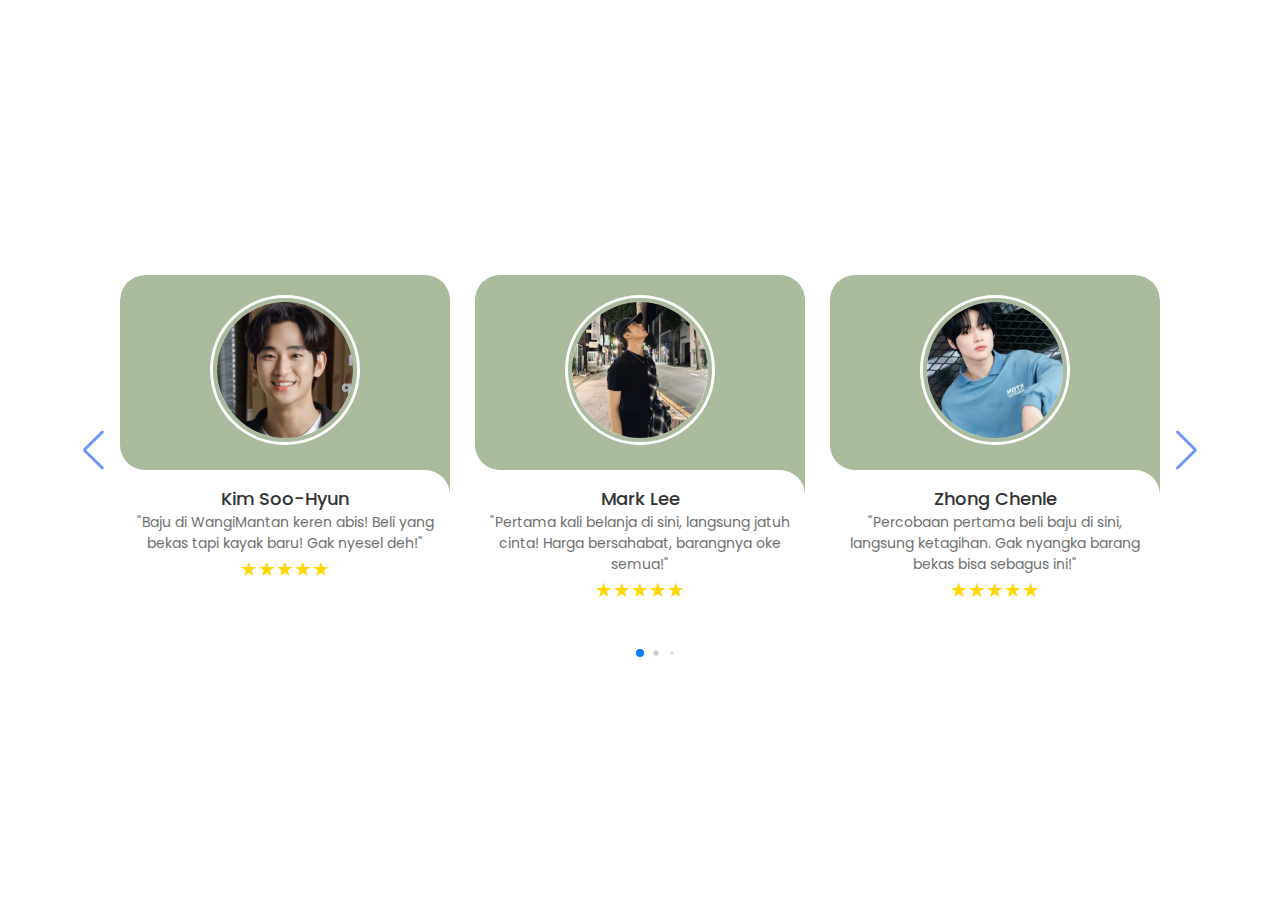
<file: Testimony/Testimony.html>
<!DOCTYPE html>
<html lang="en">
    <head>
        <meta charset="UTF-8" />
        <meta http-equiv="X-UA-Compatible" content="IE=edge">
        <meta name="viewport" content="width=device-width, initial-scale=1.0" />
        <title>WangiMantan | Testimony</title>
        <link rel="stylesheet" href="https://unpkg.com/swiper/swiper-bundle.min.css" />
        <link rel="stylesheet" href="css/style.css" />
    </head>
    <body>
        <div class="slide-container swiper">
            <div class="slide-content">
                <div class="card-wrapper swiper-wrapper">
                    <div class="card swiper-slide">
                        <div class="image-content">
                            <span class="overlay"></span>

                            <div class="card-image">
                                <img src="R.jpeg" alt="" class="card-img">
                            </div>
                        </div>
                        <div class="card-content">
                            <h2 class="name">Kim Soo-Hyun</h2>
                            <p class="description">"Baju di WangiMantan keren abis! Beli yang bekas tapi kayak baru! Gak nyesel deh!"</p>
                            <span class="stars">&#9733;&#9733;&#9733;&#9733;&#9733;</span>
                        </div>
                    </div>
                    <div class="card swiper-slide">
                        <div class="image-content">
                            <span class="overlay"></span>

                            <div class="card-image">
                                <img src="S.jpeg" alt="" class="card-img">
                            </div>
                        </div>
                        <div class="card-content">
                            <h2 class="name">Mark Lee</h2>
                            <p class="description">"Pertama kali belanja di sini, langsung jatuh cinta! Harga bersahabat, barangnya oke semua!"</p>
                            <span class="stars">&#9733;&#9733;&#9733;&#9733;&#9733;</span>
                        </div>
                    </div>
                    <div class="card swiper-slide">
                        <div class="image-content">
                            <span class="overlay"></span>

                            <div class="card-image">
                                <img src="T.jpeg" alt="" class="card-img">
                            </div>
                        </div>
                        <div class="card-content">
                            <h2 class="name">Zhong Chenle</h2>
                            <p class="description">"Percobaan pertama beli baju di sini, langsung ketagihan. Gak nyangka barang bekas bisa sebagus ini!"</p>
                            <span class="stars">&#9733;&#9733;&#9733;&#9733;&#9733;</span>
                        </div>
                    </div>
                    <div class="card swiper-slide">
                        <div class="image-content">
                            <span class="overlay"></span>

                            <div class="card-image">
                                <img src="U.jpeg" alt="" class="card-img">
                            </div>
                        </div>
                        <div class="card-content">
                            <h2 class="name"> Xiao De Jun</h2>
                            <p class="description">"Beli di WangiMantan gak bikin kantong bolong. Kualitasnya juara, harga bisa diatur!"</p>
                            <span class="stars">&#9733;&#9733;&#9733;&#9733;&#9733;</span>
                        </div>
                    </div>
                    <div class="card swiper-slide">
                        <div class="image-content">
                            <span class="overlay"></span>

                            <div class="card-image">
                                <img src="V.jpeg" alt="" class="card-img">
                            </div>
                        </div>
                        <div class="card-content">
                            <h2 class="name">Kim Taehyung</h2>
                            <p class="description">"Buat kalian yang suka tampil kece tanpa harus mahal, coba deh beli di WangiMantan. Bakal puas!"</p>
                            <span class="stars">&#9733;&#9733;&#9733;&#9733;&#9733;</span>
                        </div>
                    </div>
                    <div class="card swiper-slide">
                        <div class="image-content">
                            <span class="overlay"></span>

                            <div class="card-image">
                                <img src="W.jpeg" alt="" class="card-img">
                            </div>
                        </div>
                        <div class="card-content">
                            <h2 class="name">Song Kang</h2>
                            <p class="description">"Gak pernah kepikiran beli baju bekas, tapi setelah coba di sini, gak mau lagi beli baru!"</p>
                            <span class="stars">&#9733;&#9733;&#9733;&#9733;&#9733;</span>
                        </div>
                    </div>
                    <div class="card swiper-slide">
                        <div class="image-content">
                            <span class="overlay"></span>

                            <div class="card-image">
                                <img src="X.jpeg" alt="" class="card-img">
                            </div>
                        </div>
                        <div class="card-content">
                            <h2 class="name">David Dell</h2>
                            <p class="description">"Barangnya bagus, harganya oke. Apalagi yang suka cari barang unik, di sini tempatnya!"</p>
                            <span class="stars">&#9733;&#9733;&#9733;&#9733;&#9733;</span>
                        </div>
                    </div>
                    <div class="card swiper-slide">
                        <div class="image-content">
                            <span class="overlay"></span>

                            <div class="card-image">
                                <img src="Y.jpeg" alt="" class="card-img">
                            </div>
                        </div>
                        <div class="card-content">
                            <h2 class="name">Lee Joon-Gi</h2>
                            <p class="description">"Coba beli di WangiMantan karena penasaran, ternyata beneran worth it. Makin suka thrifting baju!"</p>
                            <span class="stars">&#9733;&#9733;&#9733;&#9733;&#9733;</span>
                        </div>
                    </div>
                    <div class="card swiper-slide">
                        <div class="image-content">
                            <span class="overlay"></span>

                            <div class="card-image">
                                <img src="Z.jpeg" alt="" class="card-img">
                            </div>
                        </div>
                        <div class="card-content">
                            <h2 class="name">Lee Soo-Hyuk</h2>
                            <p class="description">"Buat yang suka hemat tapi tetap tampil kece, WangiMantan jawabannya. Gak rugi deh!"</p>
                            <span class="stars">&#9733;&#9733;&#9733;&#9733;&#9733;</span>
                        </div>
                    </div>
                </div>
            </div>
            <div class="swiper-button-next swiper-navBtn"></div>
            <div class="swiper-button-prev swiper-navBtn"></div>
            <div class="swiper-pagination"></div>
        </div>
        <script src="https://unpkg.com/swiper/swiper-bundle.min.js"></script>
        <script src="js/script.js"></script>            
    </body>
</html>
</file>
<file: Testimony/css/style.css>
/*Google fonts - poppins */
@import url('https://fonts.googleapis.com/css2?family=Poppins:wght@300;400;500;600&display=swap"');

*{
    margin: 0;
    padding: 0;
    box-sizing: border-box;
    font-family: 'Poppins', 'sans-serif';
}
body{
    min-height: 100vh;
    display: flex;
    align-items: center;
    justify-content: center;
    background-color: white;
}
.slide-container{
    max-width: 1120px;
    width: 100%;
    padding: 40px 0;
}
.slide-content{
    margin: 0 40px;
    overflow: hidden;
    border-radius: 25px;
}
.card{
    border-radius: 25px;
    background-color: #FFF;
}
.image-content, 
.card-content{
    display: flex;
    flex-direction: column;
    align-items: center;
    padding: 20px 14px;
}
.image-content{
    position: relative;
    row-gap: 5px;
    padding: 20px;
}
.overlay{
    position: absolute;
    left: 0;
    right: 0;
    top: 0;
    height: calc(100% + 5px);
    width: 100%;
    background-color: #A9BA9D;
    border-radius: 25px 25px 0 25px;
}
.overlay::before,
.overlay::after{
    content: '';
    position: absolute;
    right: 0;
    bottom: -40px;
    height: 40px;
    width: 40px;
    background-color: #A9BA9D;
}
.overlay::after{
    border-radius: 0 25px 0 0;
    background-color: #FFF;
}
.card-image{
    position: relative;
    height: 150px;
    width: 150px;
    border-radius: 50%;
    background: #FFF;
    padding: 3px;
}
.card-image .card-img {
    height: 100%;
    width: 100%;
    object-fit: cover;   
    border: 4px solid #A9BA9D;
    border-radius: 50%;
}
.name{
    font-size: 18px;
    font-weight: 500;
    color: #333;   
}
.description{
    font-size: 14px;
    color: #707070;
    text-align: center;
}
.swiper-navBtn{
    color: #6e93f7;
    transition: color 0.3s ease;
}
.swiper-navBtn:hover{
    color: #A9BA9D;
}
.swiper-navBtn::before,
.swiper-navBtn::after {
    font-size: 40px;
}
.swiper-button-next{
    right: 0;
}
.swiper-button-prev{
    left: 0;
}
.swiper-pagination.bullet{
    background-color: #6e93f7;
    opacity: 1;
}
.swiper-pagination.bullet.active{
    background-color: #A9BA9D;
    opacity: 1;
}

@media screen and (max-width: 768px) {
    .slide-content{
        margin: 0 10px;
    }
    .swiper-navBtn{
        display: none;
    }
}

.stars {
    color: gold; /* Warna bintang */
    font-size: 20px; /* Ukuran bintang */
    display: block; /* Untuk membuat bintang tampil dalam baris terpisah */
}
</file>
